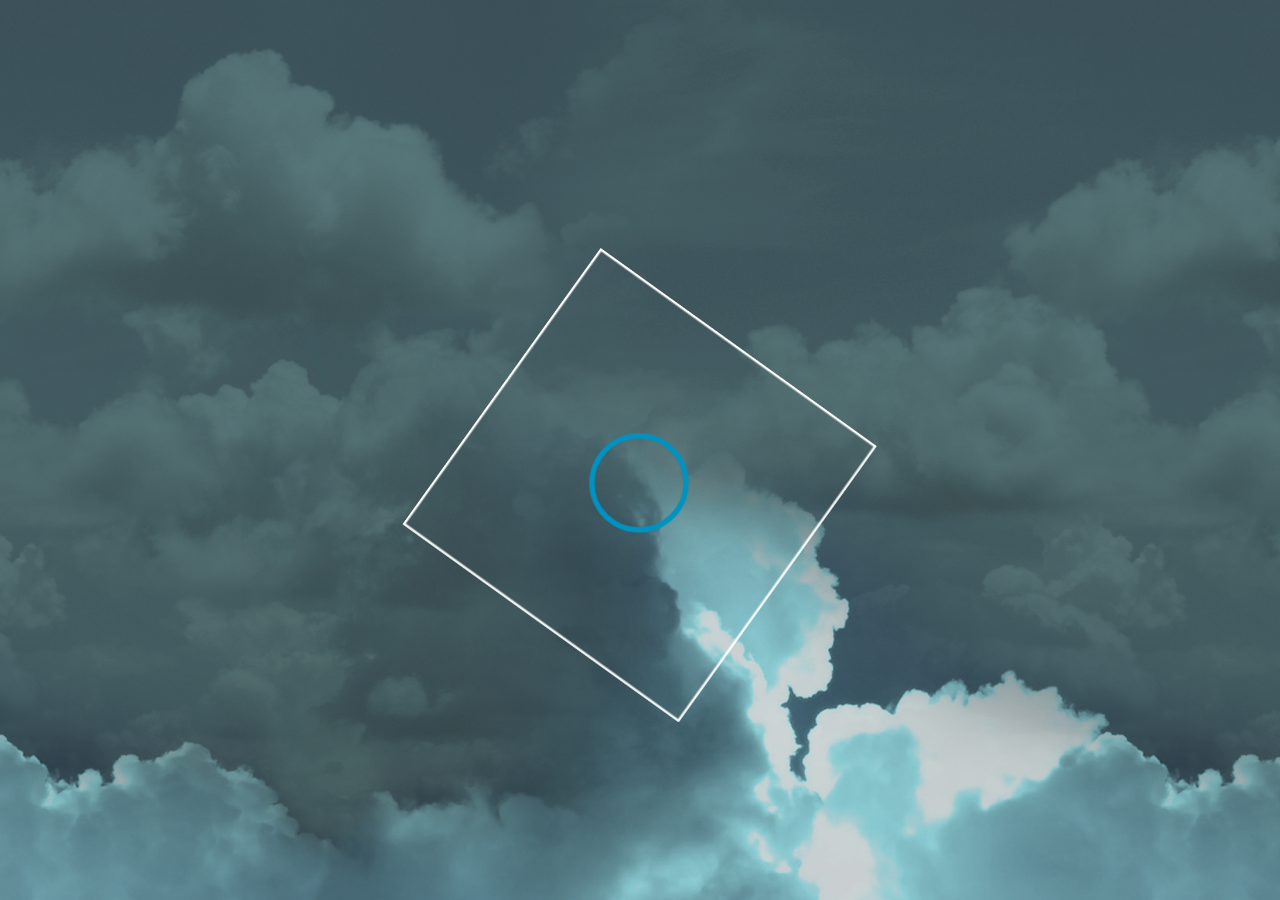
<file: index.html>
<!DOCTYPE html>
<html>
<head>
    <title>Gabriel Azevedo - Designer and Developer</title>
    <meta charset="utf-8" />
    <link rel="manifest" href="manifest.json">
    <link rel="stylesheet" type="text/css" href="css/default.css"/>
    <script type="text/javascript" charset="utf-8" src="js/edge.6.0.0.min.js"></script>
    
    <script>
        AdobeEdge.loadComposition('logoAnimation', 'EDGE-534426286', {
            scaleToFit: "both",
            centerStage: "both",
            minW: "0px",
            maxW: "undefined",
            width: "581px",
            height: "502px"
        }, {
            dom: []
        }, {
            dom: []
        });

    </script>

</head>

<body>
    <div id="bg"></div>
    <div id="bg2"></div>
    <div id="Stage" class="EDGE-534426286">
    </div>
</body>

</html>
</file>
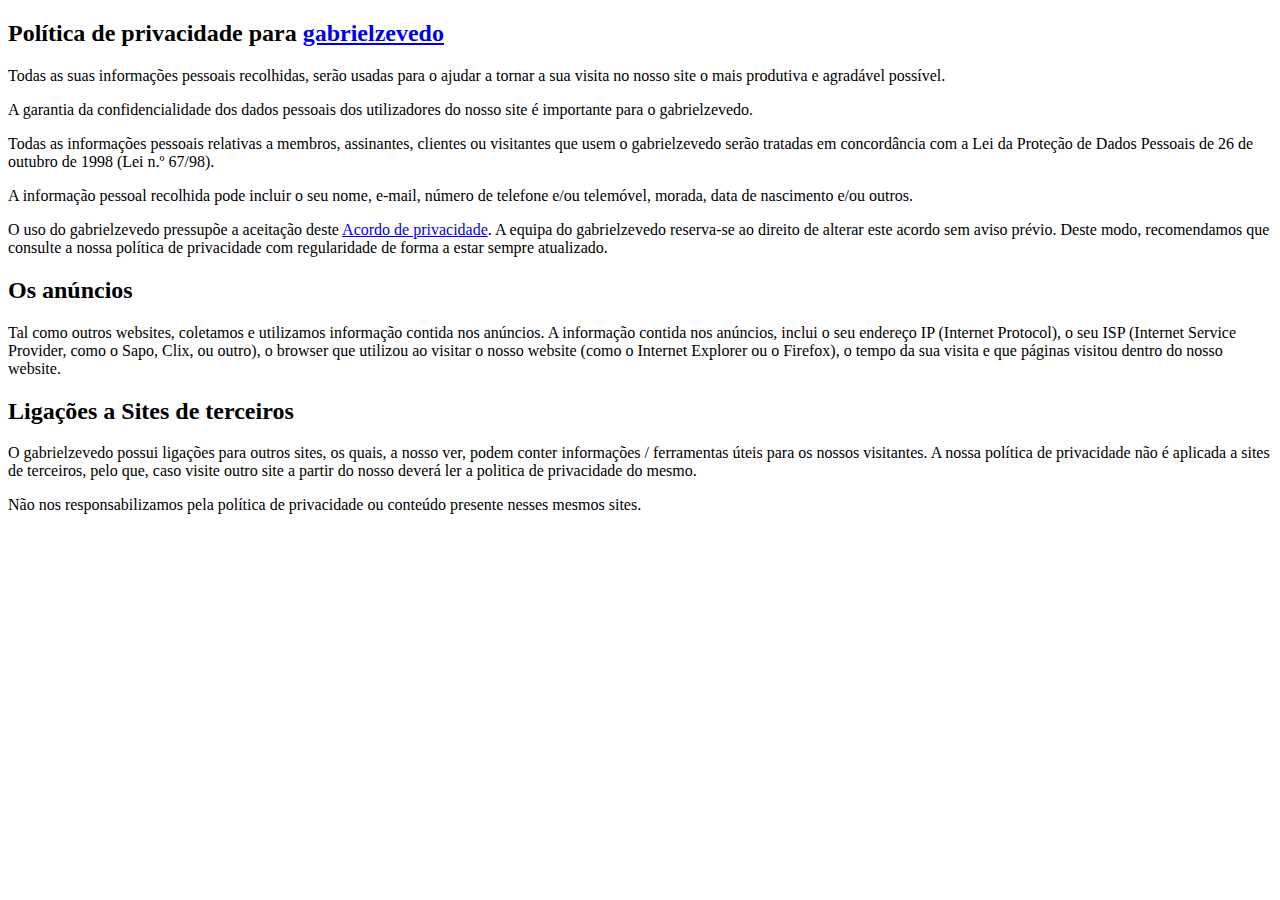
<file: politica-de-privacidade.html>
<!DOCTYPE html>
<html>
  <head>
    <meta charset="UTF-8">
    <title>Política de Privacidade</title>
  </head>
  <body>
    <h2>Política de privacidade para <a href='https://gabrielzevedo.com'>gabrielzevedo</a></h2><p>Todas as suas informações pessoais recolhidas, serão usadas para o ajudar a tornar a sua visita no nosso site o mais produtiva e agradável possível.</p><p>A garantia da confidencialidade dos dados pessoais dos utilizadores do nosso site é importante para o gabrielzevedo.</p><p>Todas as informações pessoais relativas a membros, assinantes, clientes ou visitantes que usem o gabrielzevedo serão tratadas em concordância com a Lei da Proteção de Dados Pessoais de 26 de outubro de 1998 (Lei n.º 67/98).</p><p>A informação pessoal recolhida pode incluir o seu nome, e-mail, número de telefone e/ou telemóvel, morada, data de nascimento e/ou outros.</p><p>O uso do gabrielzevedo pressupõe a aceitação deste <a href='http://www.politicaprivacidade.com' title='acordo de privacidade'>Acordo de privacidade</a>. A equipa do gabrielzevedo reserva-se ao direito de alterar este acordo sem aviso prévio. Deste modo, recomendamos que consulte a nossa política de privacidade com regularidade de forma a estar sempre atualizado.</p><h2>Os anúncios</h2><p>Tal como outros websites, coletamos e utilizamos informação contida nos anúncios. A informação contida nos anúncios, inclui o seu endereço IP (Internet Protocol), o seu ISP (Internet Service Provider, como o Sapo, Clix, ou outro), o browser que utilizou ao visitar o nosso website (como o Internet Explorer ou o Firefox), o tempo da sua visita e que páginas visitou dentro do nosso website.</p><h2>Ligações a Sites de terceiros</h2><p>O gabrielzevedo possui ligações para outros sites, os quais, a nosso ver, podem conter informações / ferramentas úteis para os nossos visitantes. A nossa política de privacidade não é aplicada a sites de terceiros, pelo que, caso visite outro site a partir do nosso deverá ler a politica de privacidade do mesmo.</p><p>Não nos responsabilizamos pela política de privacidade ou conteúdo presente nesses mesmos sites.</p>
  </body>
</html>
</file>
<file: css/default.css>
.edgeLoad-EDGE-534426286 {
    visibility: hidden;
}

.center-wrapper {
    z-index: 3;
}
body{
    padding: 0;
    margin: 0;
}
#bg2 {
    background-size: 1500px auto;
    width: 4500px;
    height: 100%;
    left: 0;
    opacity: 1;
    z-index: 2;
    position: fixed;
    top: 0;
    -moz-animation: bg 120s linear infinite;
    -webkit-animation: bg 120s linear infinite;
    -ms-animation: bg 120s linear infinite;
    animation: bg 120s linear infinite;
    -moz-backface-visibility: hidden;
    -webkit-backface-visibility: hidden;
    -ms-backface-visibility: hidden;
    backface-visibility: hidden;
    -moz-transform: translate3d(0, 0, 0);
    -webkit-transform: translate3d(0, 0, 0);
    -ms-transform: translate3d(0, 0, 0);
    transform: translate3d(0, 0, 0);
    background: url("imgs/back-loop2.png") bottom left;
    background-repeat: repeat-x;

}

#bg {

    width: 4500px;
    height: 100%;
    left: 0;
    opacity: 1;
    z-index: 1;
    position: fixed;
    top: 0;
    -moz-animation: bg 60s linear infinite;
    -webkit-animation: bg 60s linear infinite;
    -ms-animation: bg 60s linear infinite;
    animation: bg 60s linear infinite;
    -moz-backface-visibility: hidden;
    -webkit-backface-visibility: hidden;
    -ms-backface-visibility: hidden;
    backface-visibility: hidden;
    -moz-transform: translate3d(0, 0, 0);
    -webkit-transform: translate3d(0, 0, 0);
    -ms-transform: translate3d(0, 0, 0);
    transform: translate3d(0, 0, 0);
    background: url("imgs/back-loop.png") bottom left;
    background-repeat: repeat-x;
    background-size: contain;
}

body {
    overflow: hidden;
    margin: 0 auto;
}

#logo {
    background-image: url(img/logo.png);
    background-repeat: no-repeat;
    width: 763px;
    height: 642px;
    margin: 0 auto;
    margin-left: 30%;
    position: absolute;
    z-index: 3;
}

@-moz-keyframes bg {
    0% {
        -moz-transform: translate3d(0, 0, 0);
        -webkit-transform: translate3d(0, 0, 0);
        -ms-transform: translate3d(0, 0, 0);
        transform: translate3d(0, 0, 0);
    }

    100% {
        -moz-transform: translate3d(-2250px, 0, 0);
        -webkit-transform: translate3d(-2250px, 0, 0);
        -ms-transform: translate3d(-2250px, 0, 0);
        transform: translate3d(-2250px, 0, 0);
    }
}

@-webkit-keyframes bg {
    0% {
        -moz-transform: translate3d(0, 0, 0);
        -webkit-transform: translate3d(0, 0, 0);
        -ms-transform: translate3d(0, 0, 0);
        transform: translate3d(0, 0, 0);
    }

    100% {
        -moz-transform: translate3d(-2250px, 0, 0);
        -webkit-transform: translate3d(-2250px, 0, 0);
        -ms-transform: translate3d(-2250px, 0, 0);
        transform: translate3d(-2250px, 0, 0);
    }
}

@-ms-keyframes bg {
    0% {
        -moz-transform: translate3d(0, 0, 0);
        -webkit-transform: translate3d(0, 0, 0);
        -ms-transform: translate3d(0, 0, 0);
        transform: translate3d(0, 0, 0);
    }

    100% {
        -moz-transform: translate3d(-2250px, 0, 0);
        -webkit-transform: translate3d(-2250px, 0, 0);
        -ms-transform: translate3d(-2250px, 0, 0);
        transform: translate3d(-2250px, 0, 0);
    }
}

@keyframes bg {
    0% {
        -moz-transform: translate3d(0, 0, 0);
        -webkit-transform: translate3d(0, 0, 0);
        -ms-transform: translate3d(0, 0, 0);
        transform: translate3d(0, 0, 0);
    }

    100% {
        -moz-transform: translate3d(-2250px, 0, 0);
        -webkit-transform: translate3d(-2250px, 0, 0);
        -ms-transform: translate3d(-2250px, 0, 0);
        transform: translate3d(-2250px, 0, 0);
    }
}
</file>
